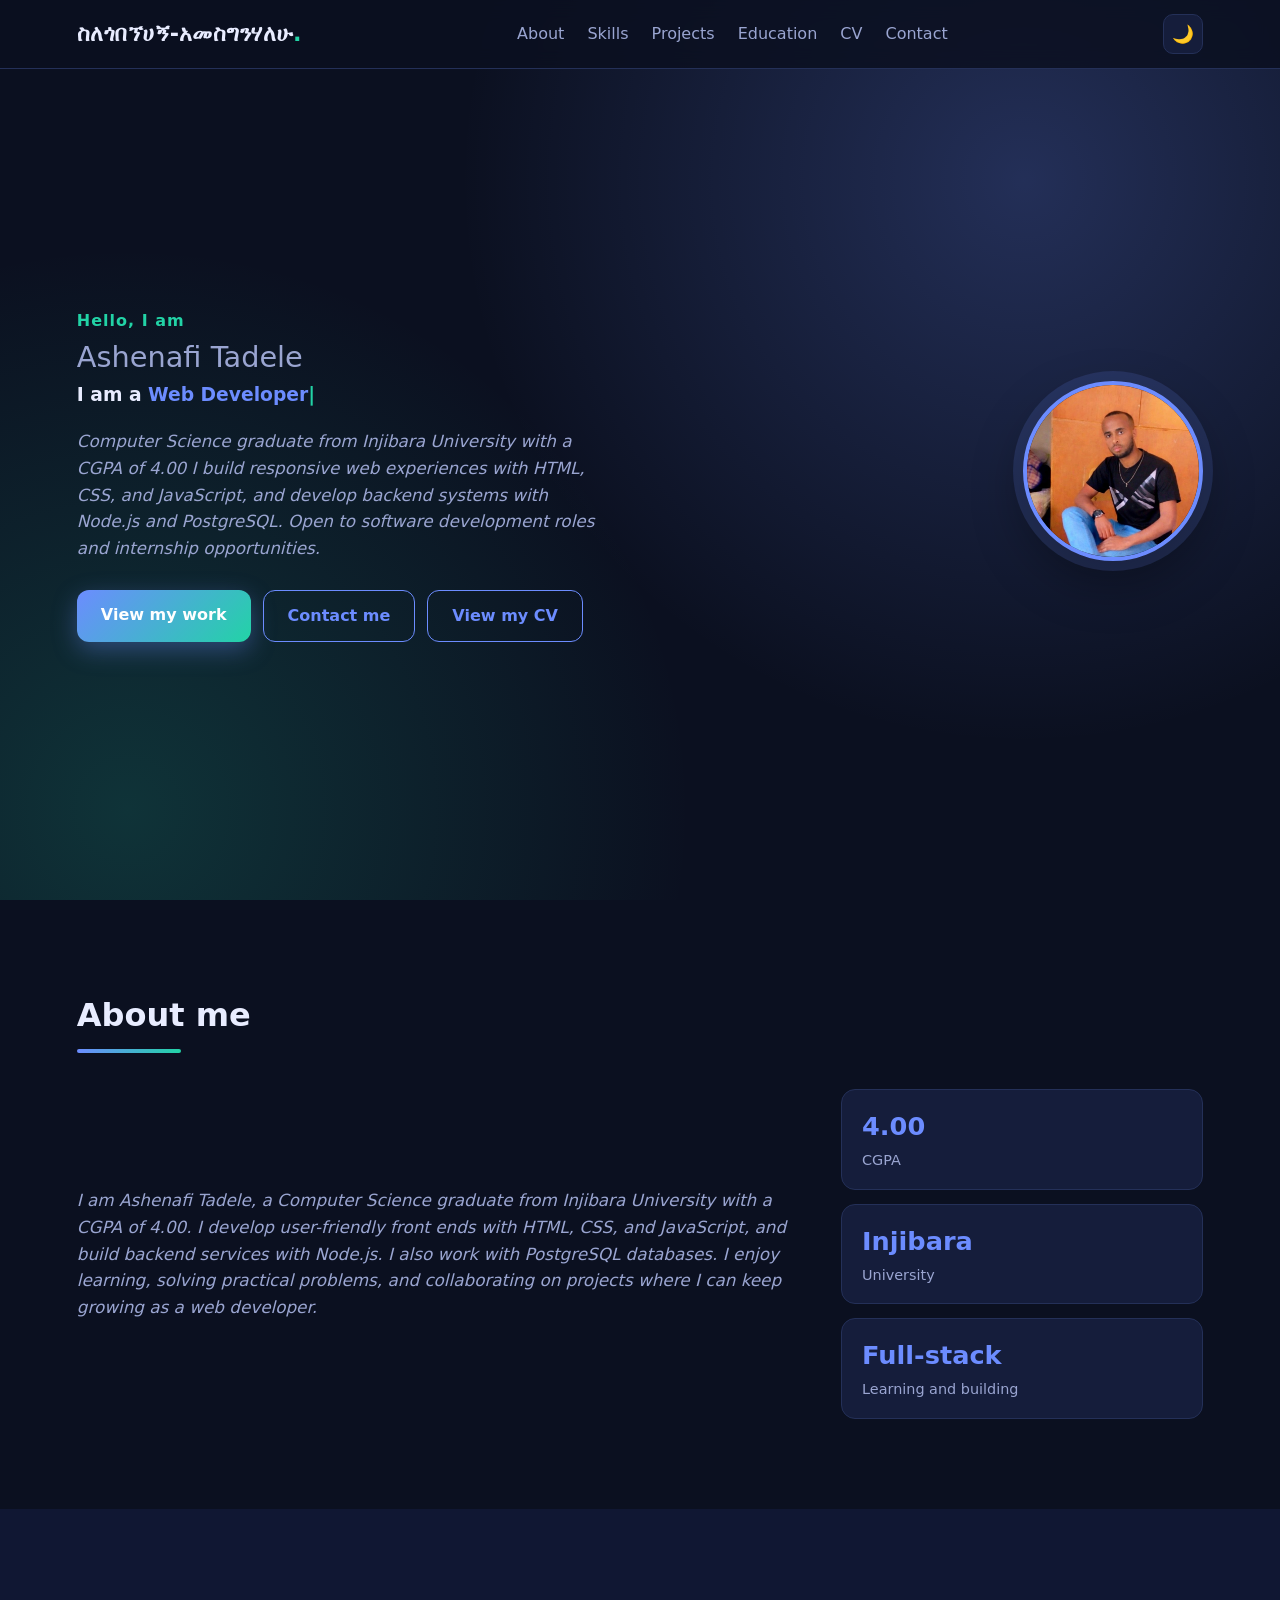
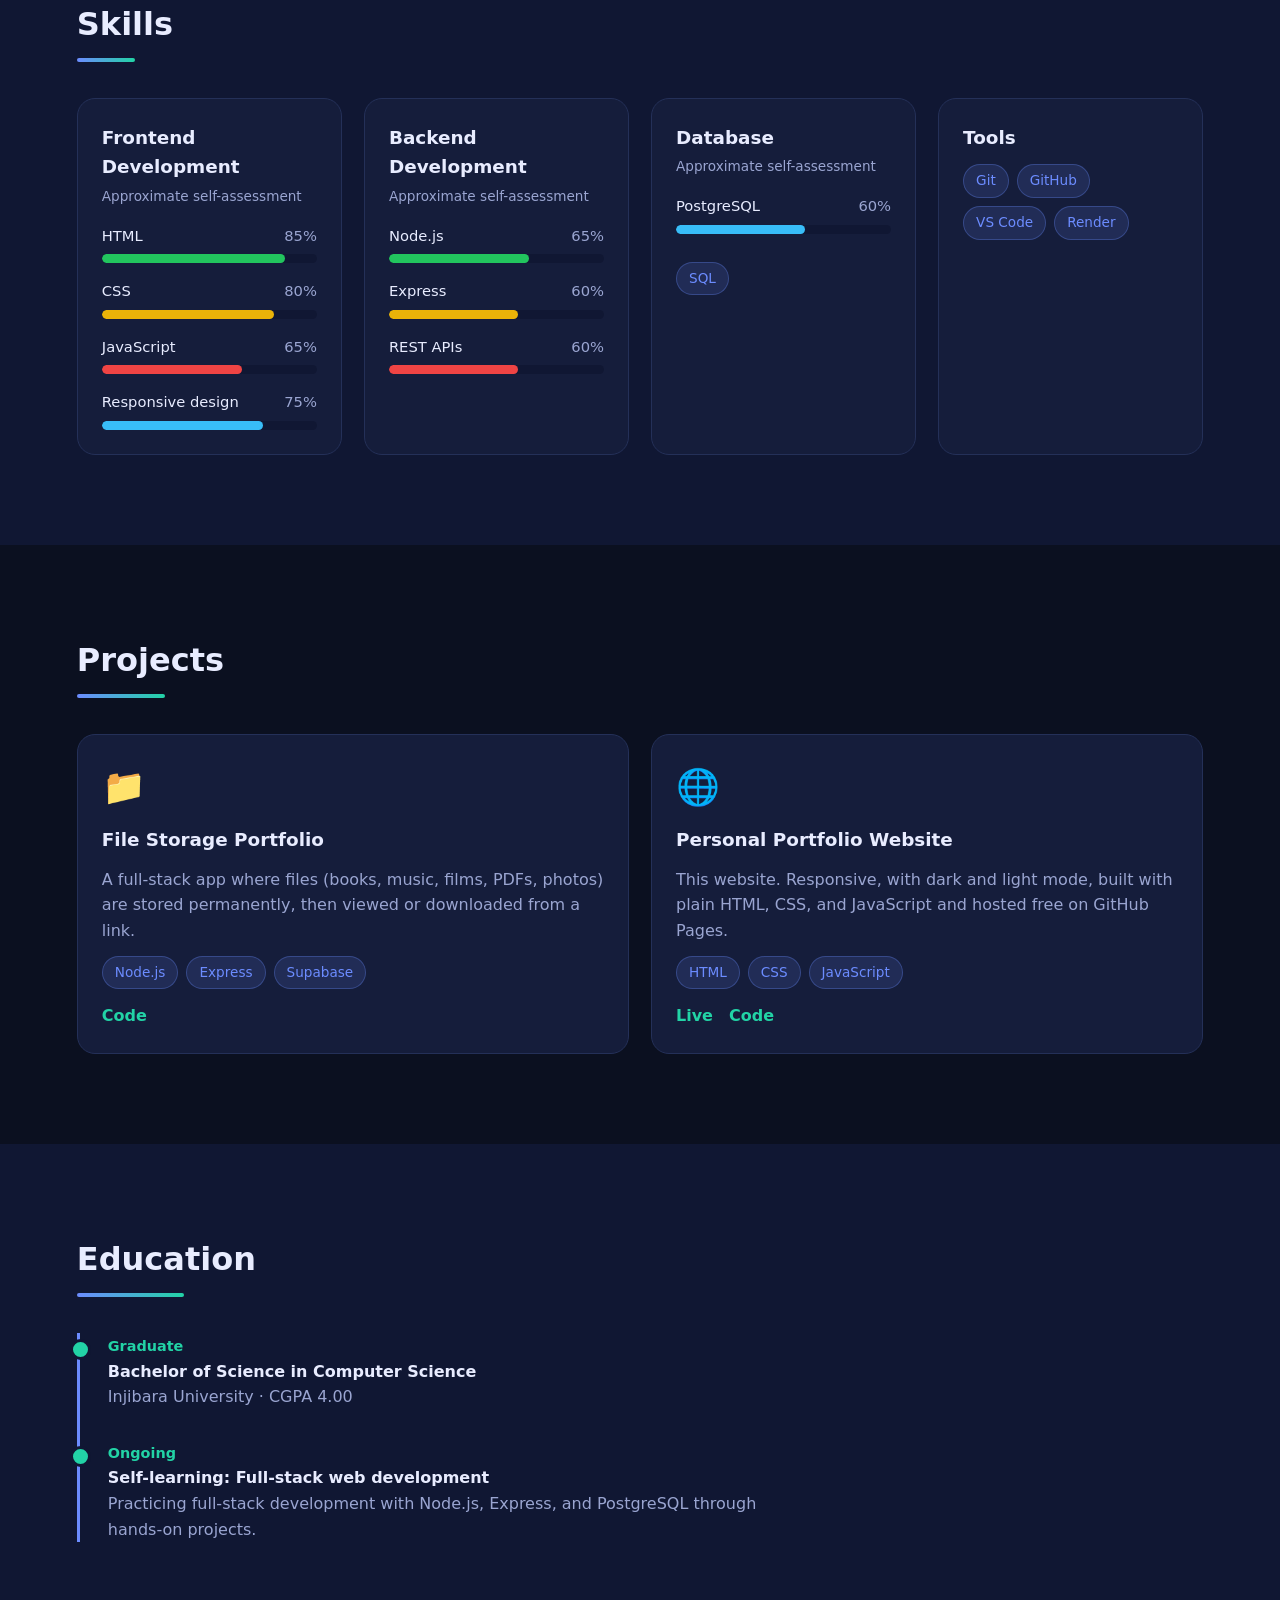
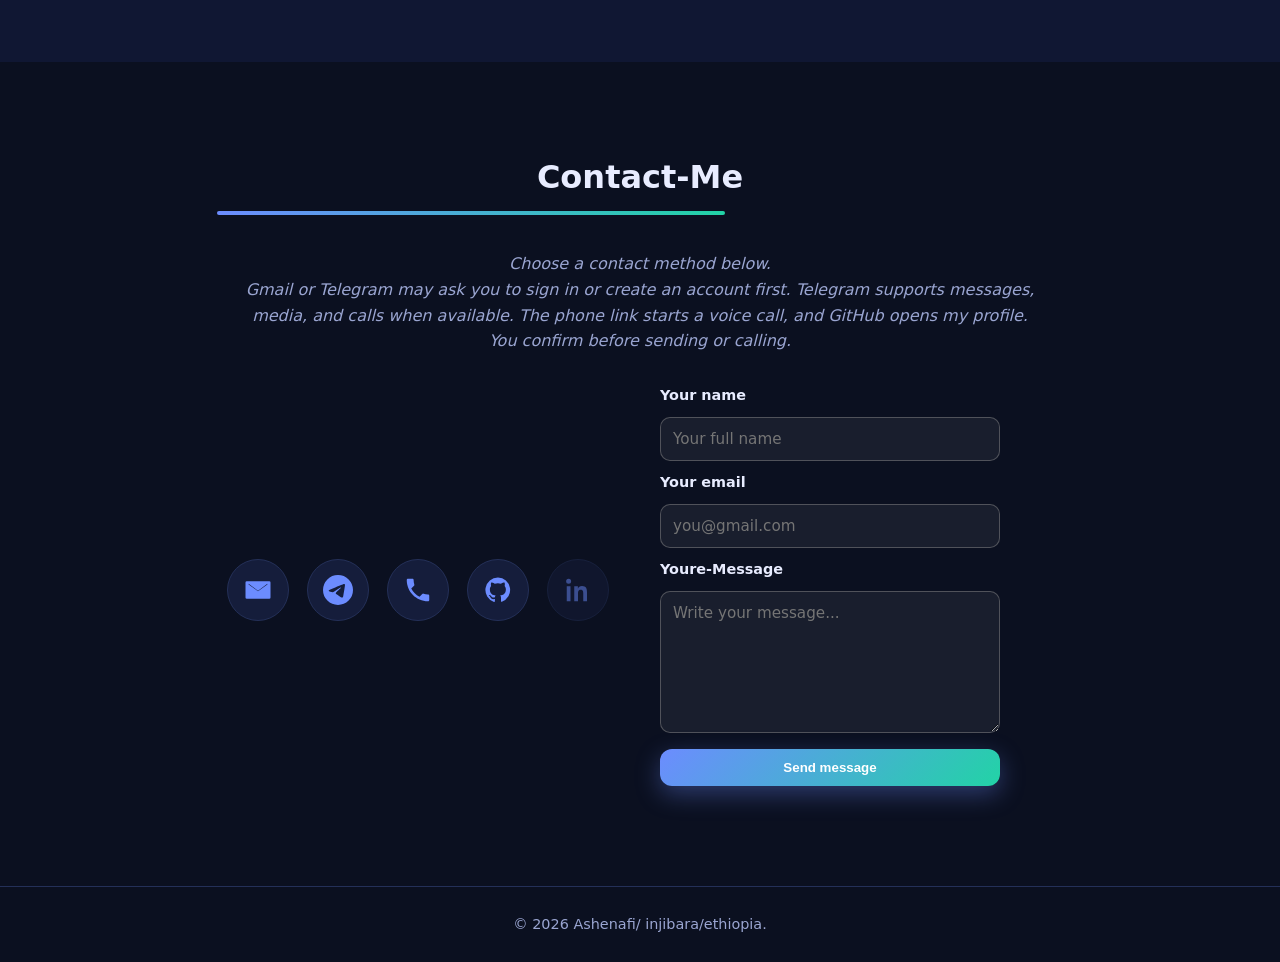
<file: index.html>
<!DOCTYPE html>
<html lang="en">
<head>
  <meta charset="UTF-8">
  <meta name="viewport" content="width=device-width, initial-scale=1.0">
  <title>Ashenafi Tadele | Computer Science Graduate & Web Developer</title>
  <meta name="description" content="Portfolio of Ashenafi Tadele, Computer Science graduate from Injibara University with a 3.766 CGPA and aspiring full-stack web developer.">
  <link rel="stylesheet" href="style.css">



 <style>
  /* two columns: icons left, form right */
  #contact {
    display: grid !important;
    grid-template-columns: 1fr 1fr;
    column-gap: 40px;
    align-items: center;
    max-width: 1000px;
    margin-left: auto;
    margin-right: auto;
  }
  #contact .title,
  #contact .contact-text {
    grid-column: 1 / -1;      /* title and text stay full width on top */
  }
  #contact .contact-icons {
    grid-column: 1;
    justify-content: center;
    flex-wrap: wrap;
  }

  #contactForm {
    grid-column: 2;
    display: flex !important;
    flex-direction: column !important;
    gap: 10px !important;
    width: 100% !important;
    max-width: 340px !important;   /* smaller fields */
    margin: 0 !important;
    text-align: left !important;
  }
  #contactForm label {
    display: block !important;
    font-weight: 600;
    font-size: 0.9rem;
  }
  #contactForm input[type="text"],
  #contactForm input[type="email"],
  #contactForm textarea {
    display: block !important;
    width: 100% !important;
    box-sizing: border-box !important;
    padding: 9px 12px !important;
    border: 1px solid rgba(136,136,136,0.5) !important;
    border-radius: 10px !important;
    background: rgba(255,255,255,0.06) !important;
    color: #fff !important;
    font: inherit !important;
    font-size: 0.95rem !important;
  }
  #contactForm textarea {
    min-height: 90px !important;
    resize: vertical !important;
  }
  #contactForm button {
    width: 100% !important;
    padding: 11px !important;
    margin-top: 6px !important;
    border: none !important;
    cursor: pointer !important;
  }
  #cfStatus { text-align: center; font-size: 0.9rem; }
  #cfStatus.ok { color: #2f9e44; }
  #cfStatus.err { color: #e03131; }

  /* phones: stack again */
  @media (max-width: 800px) {
    #contact { display: block !important; }
    #contact .contact-icons { margin-bottom: 30px; }
    #contactForm { margin: 0 auto !important; }
  }
</style>
  
 



  
</head>
<body>

  <!-- NAVIGATION -->
  <header class="nav">
    <a href="#home" class="logo">ስለጎበኘሀኝ-አመስግንሃለሁ<span>.</span></a>
    <nav id="menu">
      <a href="#about">About</a>
      <a href="#skills">Skills</a>
      <a href="#projects">Projects</a>
      <a href="#education">Education</a>
      <a href="mycv.html">CV</a>
      <a href="#contact">Contact</a>
    </nav>
    <div class="nav-actions">
      <button id="themeBtn" aria-label="Change theme">🌙</button>
      <button id="menuBtn" aria-label="Open menu">☰</button>
    </div>
  </header>

  <!-- HERO -->
  <section id="home" class="hero">
    <div class="hero-text reveal">
      <p class="hello">Hello, I am</p>
      <h2>Ashenafi Tadele</h2>
      <h3>I am a <span id="typing"></span><span class="cursor">|</span></h3>
      <p class="intro"> <i>
        Computer Science graduate from Injibara University with a CGPA of 4.00
        I build responsive web experiences with HTML, CSS, and JavaScript, and
        develop backend systems with Node.js and PostgreSQL. Open to software
        development roles and internship opportunities.</i>
      </p>
      <div class="hero-buttons">
        <a href="#projects" class="btn primary">View my work</a>
        <a href="#contact" class="btn ghost">Contact me</a>
        <a href="mycv.html" class="btn ghost">View my CV</a>
      </div>
    </div>
    <div class="hero-photo reveal">
      <img src="profile.jpg" alt="Photo of Ashenafi Tadele" onerror="this.style.display='none'; this.nextElementSibling.style.display='flex'">
      <div class="photo-fallback">A</div>
    </div>
  </section>

  <!-- ABOUT -->
  <section id="about" class="section">
    <h3 class="title reveal">About me</h3>
    <div class="about-grid reveal">
      <p> <i>
        I am Ashenafi Tadele, a Computer Science graduate from Injibara
        University with a CGPA of 4.00. I develop user-friendly front ends with
        HTML, CSS, and JavaScript, and build backend services with Node.js.
        I also work with PostgreSQL databases. I enjoy learning, solving
        practical problems, and collaborating on projects where I can keep
        growing as a web developer.</i>
      </p>
      <div class="stats">
        <div><strong>4.00</strong><span>CGPA</span></div>
        <div><strong>Injibara</strong><span>University</span></div>
        <div><strong>Full-stack</strong><span>Learning and building</span></div>
      </div>
    </div>
  </section>

  <!-- SKILLS -->
  <section id="skills" class="section alt">
    <h3 class="title reveal">Skills</h3>
    <div class="skills-grid">
      <div class="card reveal">
        <h4>Frontend Development</h4>
        <p class="skill-note">Approximate self-assessment</p>
        <div class="skill-list">
          <div class="skill-level">
            <div class="skill-meta"><span>HTML</span><span>85%</span></div>
            <div class="skill-track"><span class="skill-fill green" role="progressbar" aria-label="HTML proficiency" aria-valuemin="0" aria-valuemax="100" aria-valuenow="85" style="--level: 85%"></span></div>
          </div>
          <div class="skill-level">
            <div class="skill-meta"><span>CSS</span><span>80%</span></div>
            <div class="skill-track"><span class="skill-fill yellow" role="progressbar" aria-label="CSS proficiency" aria-valuemin="0" aria-valuemax="100" aria-valuenow="80" style="--level: 80%"></span></div>
          </div>
          <div class="skill-level">
            <div class="skill-meta"><span>JavaScript</span><span>65%</span></div>
            <div class="skill-track"><span class="skill-fill red" role="progressbar" aria-label="JavaScript proficiency" aria-valuemin="0" aria-valuemax="100" aria-valuenow="65" style="--level: 65%"></span></div>
          </div>
          <div class="skill-level">
            <div class="skill-meta"><span>Responsive design</span><span>75%</span></div>
            <div class="skill-track"><span class="skill-fill blue" role="progressbar" aria-label="Responsive design proficiency" aria-valuemin="0" aria-valuemax="100" aria-valuenow="75" style="--level: 75%"></span></div>
          </div>
        </div>
      </div>
      <div class="card reveal">
        <h4>Backend Development</h4>
        <p class="skill-note">Approximate self-assessment</p>
        <div class="skill-list">
          <div class="skill-level">
            <div class="skill-meta"><span>Node.js</span><span>65%</span></div>
            <div class="skill-track"><span class="skill-fill green" role="progressbar" aria-label="Node.js proficiency" aria-valuemin="0" aria-valuemax="100" aria-valuenow="65" style="--level: 65%"></span></div>
          </div>
          <div class="skill-level">
            <div class="skill-meta"><span>Express</span><span>60%</span></div>
            <div class="skill-track"><span class="skill-fill yellow" role="progressbar" aria-label="Express proficiency" aria-valuemin="0" aria-valuemax="100" aria-valuenow="60" style="--level: 60%"></span></div>
          </div>
          <div class="skill-level">
            <div class="skill-meta"><span>REST APIs</span><span>60%</span></div>
            <div class="skill-track"><span class="skill-fill red" role="progressbar" aria-label="REST API proficiency" aria-valuemin="0" aria-valuemax="100" aria-valuenow="60" style="--level: 60%"></span></div>
          </div>
        </div>
      </div>
      <div class="card reveal">
        <h4>Database</h4>
        <p class="skill-note">Approximate self-assessment</p>
        <div class="skill-list">
          <div class="skill-level">
            <div class="skill-meta"><span>PostgreSQL</span><span>60%</span></div>
            <div class="skill-track"><span class="skill-fill blue" role="progressbar" aria-label="PostgreSQL proficiency" aria-valuemin="0" aria-valuemax="100" aria-valuenow="60" style="--level: 60%"></span></div>
          </div>
          <div class="tags"><span>SQL</span></div>
        </div>
      </div>
      <div class="card reveal">
        <h4>Tools</h4>
        <div class="tags"><span>Git</span><span>GitHub</span><span>VS Code</span><span>Render</span></div>
      </div>
    </div>
    <!-- EDIT: keep only the skills you can really use -->
  </section>

  <!-- PROJECTS -->
  <section id="projects" class="section">
    <h3 class="title reveal">Projects</h3>
    <div class="projects-grid">

      <article class="card project reveal">
        <div class="project-top">📁</div>
        <h4>File Storage Portfolio</h4>
        <p>
          A full-stack app where files (books, music, films, PDFs, photos) are
          stored permanently, then viewed or downloaded from a link.
        </p>
        <div class="tags"><span>Node.js</span><span>Express</span><span>Supabase</span></div>
        <div class="links">
          <a href="#about">Code</a>
        </div>
      </article>

      <article class="card project reveal">
        <div class="project-top">🌐</div>
        <h4>Personal Portfolio Website</h4>
        <p>
          This website. Responsive, with dark and light mode, built with plain
          HTML, CSS, and JavaScript and hosted free on GitHub Pages.
        </p>
        <div class="tags"><span>HTML</span><span>CSS</span><span>JavaScript</span></div>
        <div class="links">
          <a href="#about">Live</a>
          <a href="#about">Code</a>
        </div>
      </article>

    </div>
  </section>

  <!-- EDUCATION -->
  <section id="education" class="section alt">
    <h3 class="title reveal">Education</h3>
    <div class="timeline">
      <div class="timeline-item reveal">
        <span class="year">Graduate</span>
        <h4>Bachelor of Science in Computer Science</h4>
        <p>Injibara University · CGPA 4.00</p>
      </div>
      <div class="timeline-item reveal">
        <span class="year">Ongoing</span>
        <h4>Self-learning: Full-stack web development</h4>
        <p>Practicing full-stack development with Node.js, Express, and PostgreSQL through hands-on projects.</p>
      </div>
    </div>
  </section>

  <!-- CONTACT -->
  <section id="contact" class="section">
    <h3 class="title reveal">Contact-Me</h3>
    <p class="contact-text reveal"> 
      <i> 
      Choose a contact method below.<br>
  Gmail or Telegram may ask you to sign in or create an account first.
  Telegram supports messages,<br> media, and calls when available.
  The phone link starts a voice call, and GitHub opens my profile.<br>
  You confirm before sending or calling.</i>
    </p>
    <div class="contact-icons reveal">

      <a href="https://mail.google.com/mail/?view=cm&amp;fs=1&amp;to=ashenafitadele2127%40gmail.com" class="contact-icon" target="_blank" rel="noopener noreferrer" aria-label="Compose a Gmail message to Ashenafi at ashenafitadele2127@gmail.com" title="Email Ashenafi in Gmail">
        <svg viewBox="0 0 24 24"><path d="M3 5h18a1 1 0 0 1 1 1v12a1 1 0 0 1-1 1H3a1 1 0 0 1-1-1V6a1 1 0 0 1 1-1zm9 7.5L4.5 7v.5L12 13l7.5-5.5V7L12 12.5z"/></svg>
      </a>

      <a href="https://t.me/a_t_z_21" target="_blank" rel="noopener" class="contact-icon" aria-label="Chat with Ashenafi on Telegram (a_t_z_21)" title="Telegram">
  <svg viewBox="0 0 24 24" width="26" height="26" aria-hidden="true" style="fill: var(--accent, #3b5bdb);">
    <path d="M11.944 0A12 12 0 0 0 0 12a12 12 0 0 0 12 12 12 12 0 0 0 12-12A12 12 0 0 0 12 0a12 12 0 0 0-.056 0zm4.962 7.224c.1-.002.321.023.465.14a.506.506 0 0 1 .171.325c.016.093.036.306.02.472-.18 1.898-.962 6.502-1.36 8.627-.168.9-.499 1.201-.82 1.23-.696.065-1.225-.46-1.9-.902-1.056-.693-1.653-1.124-2.678-1.8-1.185-.78-.417-1.21.258-1.91.177-.184 3.247-2.977 3.307-3.23.007-.032.014-.15-.056-.212s-.174-.041-.249-.024c-.106.024-1.793 1.14-5.061 3.345-.48.33-.913.49-1.302.48-.428-.008-1.252-.241-1.865-.44-.752-.245-1.349-.374-1.297-.789.027-.216.325-.437.893-.663 3.498-1.524 5.83-2.529 6.998-3.014 3.332-1.386 4.025-1.627 4.476-1.635z"/>
  </svg>
</a>

      <a href="tel:+251925841596" class="contact-icon" aria-label="Call Ashenafi at +251 925 841 596" title="Call">
        <svg viewBox="0 0 24 24"><path d="M6.62 10.79a15.05 15.05 0 0 0 6.59 6.59l2.2-2.2a1 1 0 0 1 1.01-.24c1.12.37 2.33.56 3.58.56.55 0 1 .45 1 1V20c0 .55-.45 1-1 1C10.61 21 3 13.39 3 4c0-.55.45-1 1-1h3.5c.55 0 1 .45 1 1 0 1.25.19 2.46.56 3.58a1 1 0 0 1-.25 1.01z"/></svg>
      </a>

      <a class="contact-icon" style="pointer-events: none; cursor: default;" rel="noopener noreferrer" aria-label="GitHub profile" title="GitHub">
  <svg viewBox="0 0 24 24"><path d="M12 2a10 10 0 0 0-3.200 19.500c.5.1.7-.2.7-.5v-1.800c-2.800.6-3.400-1.200-3.400-1.200-.5-1.200-1.100-1.500-1.100-1.500-.9-.6.100-.6.100-.6 1 .1 1.500 1 1.500 1 .9 1.500 2.300 1.100 2.900.8.1-.6.3-1.100.6-1.300-2.200-.3-4.600-1.100-4.600-5 0-1.100.4-2 1-2.700-.1-.3-.4-1.300.1-2.700 0 0 .8-.3 2.800 1a9.600 9.600 0 0 1 5 0c1.900-1.300 2.800-1 2.800-1 .5 1.400.2 2.400.1 2.700.6.700 1 1.600 1 2.700 0 3.900-2.400 4.700-4.600 5 .4.300.7.900.7 1.800v2.700c0 .3.200.6.700.5A10 10 0 0 0 12 2z"/></svg>
</a>
      <div class="contact-pending contact-icon" role="img" aria-label="LinkedIn profile coming soon" title="LinkedIn profile coming soon">
        <svg viewBox="0 0 24 24"><path d="M4.500 3a2 2 0 1 1 0 4 2 2 0 0 1 0-4zM3 9h3v12H3zm6 0h2.900v1.700h.1c.4-.8 1.400-1.900 3.200-1.900 3.400 0 4 2.200 4 5.100V21h-3v-6c0-1.400 0-3.200-2-3.200s-2.200 1.500-2.200 3.100V21H9z"/></svg>
      </div>
    </div>

<!-- sms contact -->
    <form id="contactForm" class="contact-form reveal" novalidate>
  <input type="hidden" name="access_key" value="810678fa-59dd-4701-a5f2-da5444fa72de">
  <input type="hidden" name="subject" value="New message from your portfolio website">
  <input type="checkbox" name="botcheck" style="display:none" tabindex="-1" autocomplete="off">

  <label for="cfName">Your name</label>
  <input type="text" id="cfName" name="name" placeholder="Your full name" required>

  <label for="cfEmail">Your email</label>
  <input type="email" id="cfEmail" name="email" placeholder="you@gmail.com" required>

  <label for="cfMessage"> Youre-Message</label>
  <textarea id="cfMessage" name="message" rows="5" placeholder="Write your message..." required></textarea>

  <button type="submit" class="btn primary" id="cfBtn">Send message</button>
  <p id="cfStatus" role="status" aria-live="polite"></p>
</form>


    
  </section>

  <footer class="footer">
    <p>© <span id="year"></span> Ashenafi/ injibara/ethiopia.</p>
  </footer>

  <script src="script.js"></script>
</body>
</html>
</file>
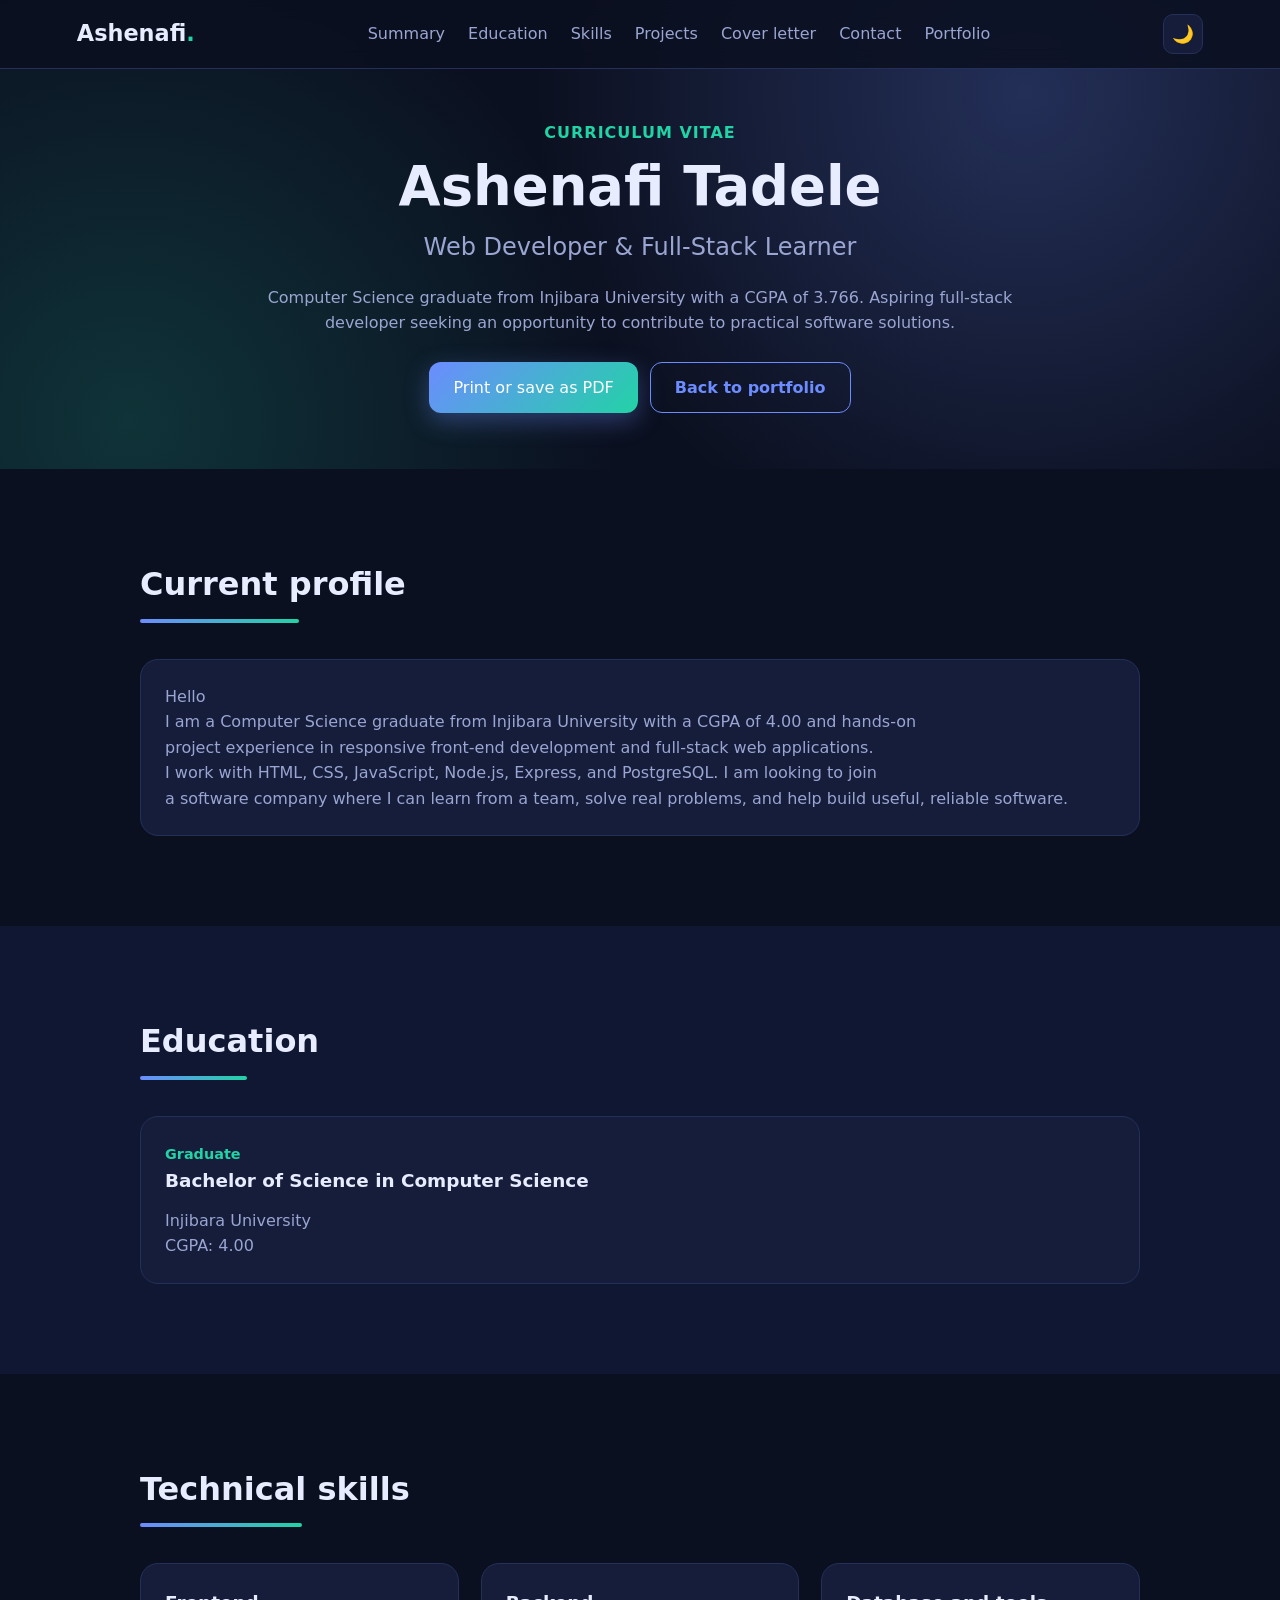
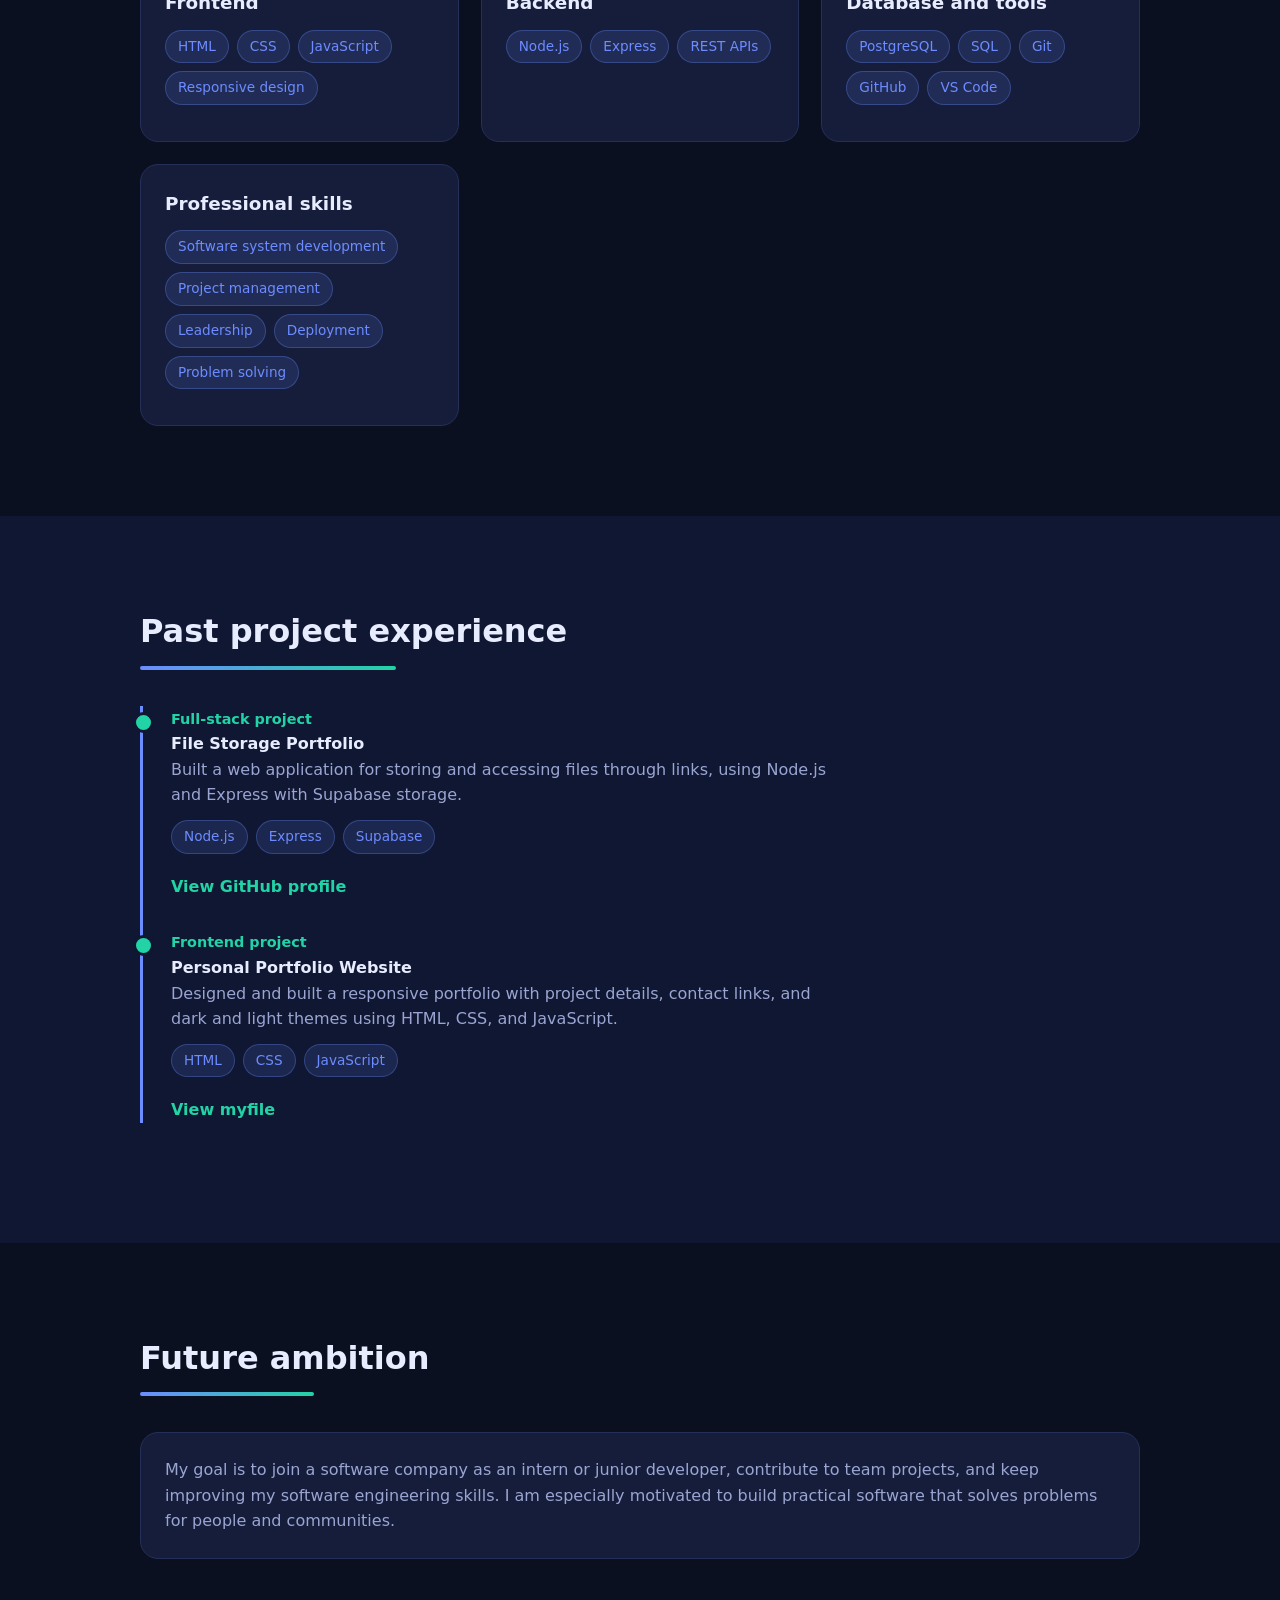
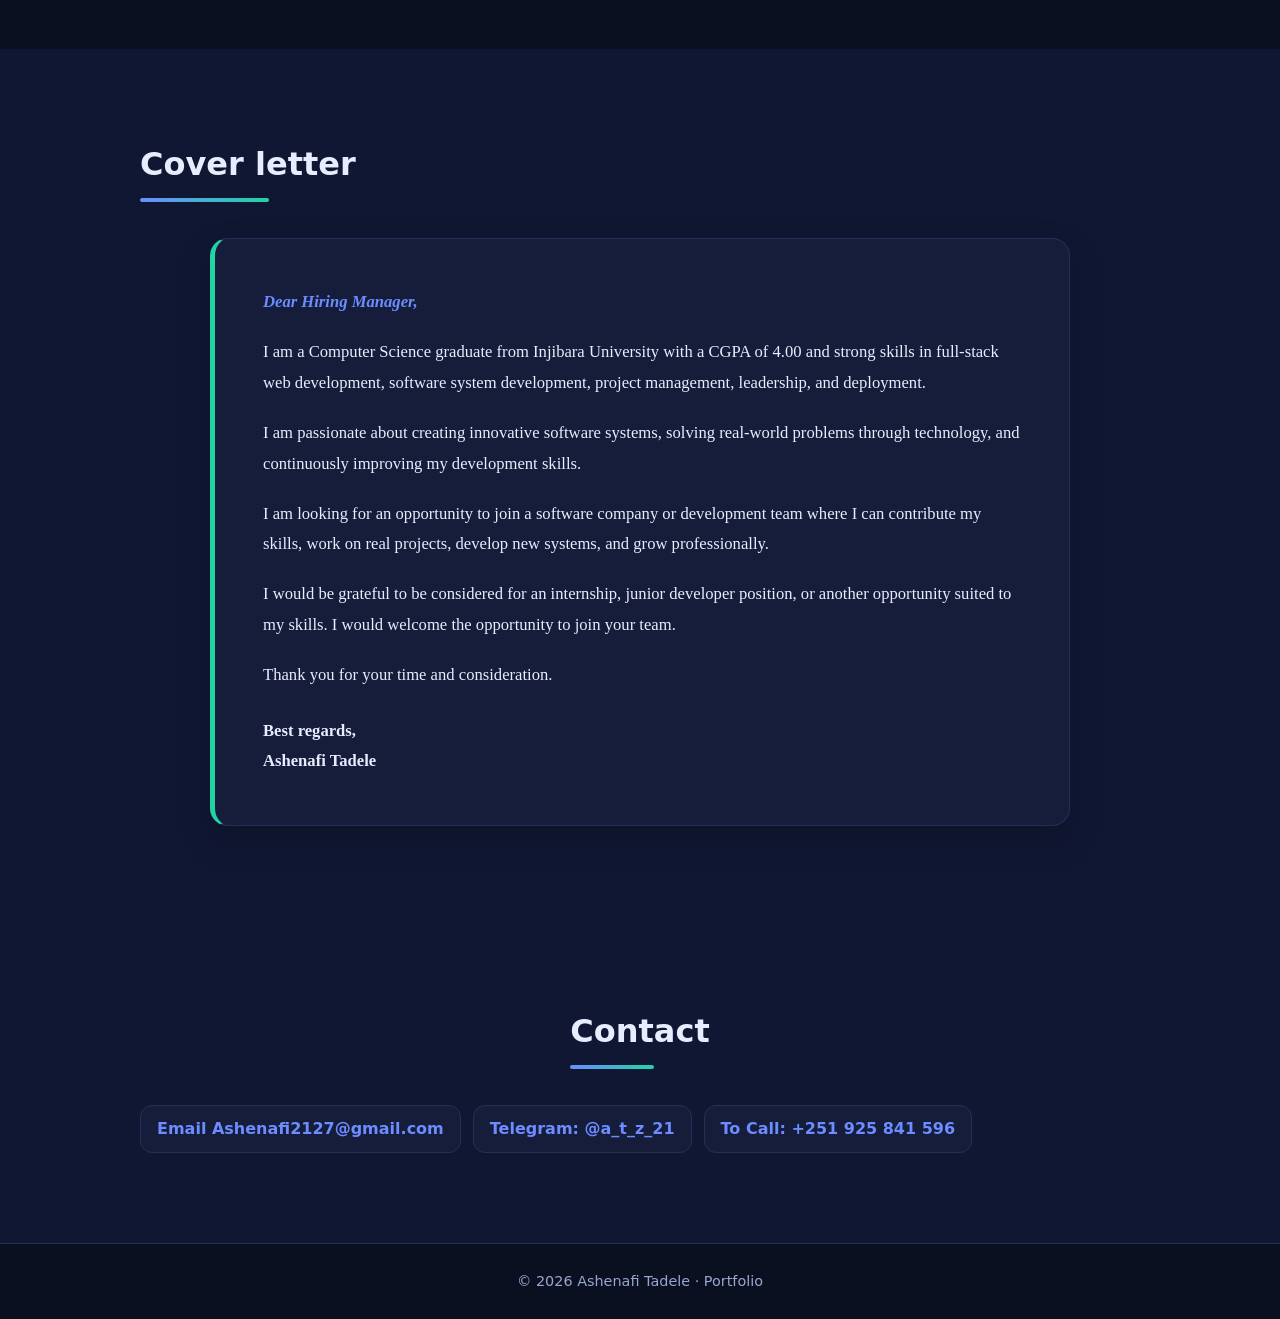
<file: mycv.html>
<!DOCTYPE html>
<html lang="en">
<head>
  <meta charset="UTF-8">
  <meta name="viewport" content="width=device-width, initial-scale=1.0">
  <title>Ashenafi Tadele | CV</title>
  <meta name="description" content="CV of Ashenafi Tadele, Computer Science graduate and aspiring full-stack web developer.">
  <link rel="stylesheet" href="style.css">
</head>
<body>
  <header class="nav">
    <a href="index.html#home" class="logo">Ashenafi<span>.</span></a>
    <nav id="menu">
      <a href="#summary">Summary</a>
      <a href="#education">Education</a>
      <a href="#skills">Skills</a>
      <a href="#experience">Projects</a>
      <a href="#cover-letter">Cover letter</a>
      <a href="#contact">Contact</a>
      <a href="index.html">Portfolio</a>
    </nav>
    <div class="nav-actions">
      <button id="themeBtn" aria-label="Change theme">🌙</button>
      <button id="menuBtn" aria-label="Open menu">☰</button>
    </div>
  </header>

  <main>
    <section id="home" class="cv-hero">
      <p class="hello">Curriculum Vitae</p>
      <h1>Ashenafi Tadele</h1>
      <h2>Web Developer &amp; Full-Stack Learner</h2>
      <p class="cv-lede">
        Computer Science graduate from Injibara University with a CGPA of 3.766.
        Aspiring full-stack developer seeking an opportunity to contribute to
        practical software solutions.
      </p>
      <div class="cv-actions">
        <button id="printCvBtn" class="btn primary" type="button">Print or save as PDF</button>
        <a href="index.html" class="btn ghost">Back to portfolio</a>
      </div>
    </section>

    <section id="summary" class="section">
      <div class="cv-content">
        <h3 class="title reveal">Current profile</h3>
        <div class="card reveal">
          <p> 
                 <p>Hello</p>
           <p> I am a Computer Science graduate from Injibara University
             with a CGPA of 4.00 and hands-on </p>
           <p> project experience in responsive front-end development and
            full-stack web applications.</p> <p>I work with HTML, CSS, JavaScript,
            Node.js, Express, and PostgreSQL. I am looking to join <p>
            a software company where I can learn from a team, solve real
             problems, and help  build useful, reliable software.</p>


  
          </p>
        </div>
      </div>
    </section>

    <section id="education" class="section alt">
      <div class="cv-content">
        <h3 class="title reveal">Education</h3>
        <article class="card reveal">
          <span class="year">Graduate</span>
          <h4>Bachelor of Science in Computer Science</h4>
          <p>Injibara University</p>
          <p>CGPA: 4.00</p>
        </article>
      </div>
    </section>

    <section id="skills" class="section">
      <div class="cv-content">
        <h3 class="title reveal">Technical skills</h3>
        <div class="skills-grid">
          <article class="card reveal">
            <h4>Frontend</h4>
            <div class="tags"><span>HTML</span><span>CSS</span><span>JavaScript</span><span>Responsive design</span></div>
          </article>
          <article class="card reveal">
            <h4>Backend</h4>
            <div class="tags"><span>Node.js</span><span>Express</span><span>REST APIs</span></div>
          </article>
          <article class="card reveal">
            <h4>Database and tools</h4>
            <div class="tags"><span>PostgreSQL</span><span>SQL</span><span>Git</span><span>GitHub</span><span>VS Code</span></div>
          </article>
          <article class="card reveal">
            <h4>Professional skills</h4>
            <div class="tags"><span>Software system development</span><span>Project management</span><span>Leadership</span><span>Deployment</span><span>Problem solving</span></div>
          </article>
        </div>
      </div>
    </section>

    <section id="experience" class="section alt">
      <div class="cv-content">
        <h3 class="title reveal">Past project experience</h3>
        <div class="timeline">
          <article class="timeline-item reveal">
            <span class="year">Full-stack project</span>
            <h4>File Storage Portfolio</h4>
            <p>
              Built a web application for storing and accessing files through
              links, using Node.js and Express with Supabase storage.
            </p>
            <div class="tags"><span>Node.js</span><span>Express</span><span>Supabase</span></div>
         <span class="cv-project-link" style="cursor: not-allowed;" title="GitHub profile coming soon">View GitHub profile</span>
            <!-- <a class="cv-project-link" href="https://github.com/ashenafi2127" target="_blank" rel="noopener noreferrer">View GitHub profile</a> -->
          </article>
          <article class="timeline-item reveal">
            <span class="year">Frontend project</span>
            <h4>Personal Portfolio Website</h4>
            <p>
              Designed and built a responsive portfolio with project details,
              contact links, and dark and light themes using HTML, CSS, and
              JavaScript.
            </p>
            <div class="tags"><span>HTML</span><span>CSS</span><span>JavaScript</span></div>
            <span class="cv-project-link" style="cursor: not-allowed;" title="myfile coming soon">View myfile</span>
            <!-- <a class="cv-project-link" href="index.html">View portfolio</a> -->
          </article>
        </div>
      </div>
    </section>

    <section id="goals" class="section">
      <div class="cv-content">
        <h3 class="title reveal">Future ambition</h3>
        <div class="card reveal">
          <p>
            My goal is to join a software company as an intern or junior
            developer, contribute to team projects, and keep improving my
            software engineering skills. I am especially motivated to build
            practical software that solves problems for people and communities.
          </p>
        </div>
      </div>
    </section>

    <section id="cover-letter" class="section alt">
      <div class="cv-content">
        <h3 class="title reveal">Cover letter</h3>
        <article class="cover-letter reveal">
          <p class="letter-salutation">Dear Hiring Manager,</p>
          <p>
            I am a Computer Science graduate from Injibara University with a
            CGPA of 4.00 and strong skills in full-stack web development,
            software system development, project management, leadership, and
            deployment.
          </p>
          <p>
            I am passionate about creating innovative software systems, solving
            real-world problems through technology, and continuously improving
            my development skills.
          </p>
          <p>
            I am looking for an opportunity to join a software company or
            development team where I can contribute my skills, work on real
            projects, develop new systems, and grow professionally.
          </p>
          <p>
            I would be grateful to be considered for an internship, junior
            developer position, or another opportunity suited to my skills. I
            would welcome the opportunity to join your team.
          </p>
          <p>Thank you for your time and consideration.</p>
          <p class="letter-signature">Best regards,<br>Ashenafi Tadele</p>
        </article>
      </div>
    </section>

    <section id="contact" class="section alt">
      <div class="cv-content">
        <h3 class="title reveal">Contact</h3>
        <div class="cv-contact-links reveal">
          <a href="https://mail.google.com/mail/?view=cm&amp;fs=1&amp;to=ashenafitadele2127%40gmail.com" target="_blank" rel="noopener noreferrer">Email Ashenafi2127@gmail.com</a>
          <a href="https://t.me/a_t_z_21">Telegram: @a_t_z_21</a>
          <a href="tel:+251925841596"> To Call: +251 925 841 596</a>
      
          <!-- <a href="https://github.com/ashenafi2127" rel="noopener noreferrer">GitHub: ashenafi2127</a>   -->
        </div>
      </div>
    </section>
  </main>

  <footer class="footer">
    <p>© <span id="year"></span> Ashenafi Tadele · <a href="index.html">Portfolio</a></p>
  </footer>

  <script src="script.js"></script>
</body>
</html>
</file>
<file: style.css>
/* ---------- THEME COLORS ---------- */
:root {
  --bg: #0b1020;
  --bg-alt: #101733;
  --card: #151d3b;
  --text: #e8ecff;
  --muted: #9aa5d1;
  --accent: #6c8cff;
  --accent2: #22d3a6;
  --border: #243058;
}
[data-theme="light"] {
  --bg: #f6f8ff;
  --bg-alt: #eaeefc;
  --card: #ffffff;
  --text: #121a38;
  --muted: #55608a;
  --accent: #3b5bdb;
  --accent2: #0f9d7a;
  --border: #d5dcf5;
}

* { margin: 0; padding: 0; box-sizing: border-box; }
html { scroll-behavior: smooth; scroll-padding-top: 70px; }
body {
  font-family: "Segoe UI", system-ui, -apple-system, Arial, sans-serif;
  background: var(--bg);
  color: var(--text);
  line-height: 1.6;
  transition: background .3s, color .3s;
}
a { color: inherit; text-decoration: none; }

/* ---------- NAV ---------- */
.nav {
  position: fixed; top: 0; left: 0; right: 0; z-index: 10;
  display: flex; align-items: center; justify-content: space-between;
  gap: 16px;
  padding: 14px 6%;
  background: color-mix(in srgb, var(--bg) 85%, transparent);
  backdrop-filter: blur(10px);
  border-bottom: 1px solid var(--border);
}
.logo { font-size: 1.4rem; font-weight: 700; }
.logo span { color: var(--accent2); }
#menu { display: flex; align-items: center; flex-wrap: nowrap; gap: clamp(12px, 1.8vw, 26px); }
#menu a { color: var(--muted); font-weight: 500; white-space: nowrap; transition: color .2s; }
#menu a:hover { color: var(--accent); }
.nav-actions { display: flex; flex-shrink: 0; gap: 10px; }
.nav-actions button {
  background: var(--card); color: var(--text);
  border: 1px solid var(--border); border-radius: 10px;
  width: 40px; height: 40px; font-size: 1.1rem; cursor: pointer;
}
#menuBtn { display: none; }

/* ---------- HERO ---------- */
.hero {
  min-height: 100vh;
  display: flex; align-items: center; justify-content: space-between; gap: 40px;
  padding: 110px 6% 60px;
  background:
    radial-gradient(circle at 80% 20%, color-mix(in srgb, var(--accent) 25%, transparent), transparent 45%),
    radial-gradient(circle at 10% 90%, color-mix(in srgb, var(--accent2) 18%, transparent), transparent 40%);
}
.hello { color: var(--accent2); font-weight: 600; letter-spacing: 1px; }
.hero h1 { font-size: clamp(2.4rem, 6vw, 4rem); line-height: 1.1; margin: 8px 0; }
.hero h2 { font-size: clamp(1.2rem, 3vw, 1.8rem); font-weight: 500; color: var(--muted); }
#typing { color: var(--accent); font-weight: 700; }
.cursor { color: var(--accent2); animation: blink 1s infinite; }
@keyframes blink { 50% { opacity: 0; } }
.intro { max-width: 520px; margin: 18px 0 28px; color: var(--muted); font-size: 1.05rem; }
.hero-buttons { display: flex; flex-wrap: wrap; gap: 12px; }

.btn {
  padding: 12px 24px; border-radius: 12px; font-weight: 600;
  border: 1px solid var(--accent); transition: transform .2s, box-shadow .2s;
}
.btn:hover { transform: translateY(-3px); }
.btn.primary { background: linear-gradient(135deg, var(--accent), var(--accent2)); color: #fff; border: none; box-shadow: 0 8px 24px color-mix(in srgb, var(--accent) 35%, transparent); }
.btn.ghost { color: var(--accent); background: transparent; }

.hero-photo { position: relative; }
.hero-photo img, .photo-fallback {
  width: min(180px, 50vw); height: min(180px, 50vw);
  border-radius: 50%; object-fit: cover; object-position: center 10%;
  border: 4px solid var(--accent);
  box-shadow: 0 0 0 10px color-mix(in srgb, var(--accent) 15%, transparent), 0 20px 50px rgba(0,0,0,.35);
}
.photo-fallback {
  display: none; align-items: center; justify-content: center;
  font-size: 3.8rem; font-weight: 700; background: var(--card); color: var(--accent);
}
/* ---------- SECTIONS ---------- */
.section { padding: 90px 6%; }
.section.alt { background: var(--bg-alt); }
.title {
  font-size: 2rem; margin-bottom: 36px; position: relative; display: inline-block;
}
.title::after {
  content: ""; display: block; width: 60%; height: 4px; margin-top: 8px;
  background: linear-gradient(90deg, var(--accent), var(--accent2)); border-radius: 4px;
}

/* About */
.about-grid { display: grid; grid-template-columns: 2fr 1fr; gap: 40px; align-items: center; }
.about-grid p { color: var(--muted); font-size: 1.05rem; }
.stats { display: grid; gap: 14px; }
.stats div {
  background: var(--card); border: 1px solid var(--border);
  border-radius: 14px; padding: 16px 20px;
}
.stats strong { display: block; font-size: 1.6rem; color: var(--accent); }
.stats span { color: var(--muted); font-size: .9rem; }

/* Cards */
.card {
  background: var(--card); border: 1px solid var(--border);
  border-radius: 18px; padding: 24px;
  transition: transform .25s, box-shadow .25s, border-color .25s;
}
.card:hover { transform: translateY(-6px); border-color: var(--accent); box-shadow: 0 14px 34px rgba(0,0,0,.25); }
.card h4 { margin-bottom: 12px; font-size: 1.15rem; }

.skills-grid, .projects-grid {
  display: grid; gap: 22px;
  grid-template-columns: repeat(auto-fit, minmax(240px, 1fr));
}
.tags { display: flex; flex-wrap: wrap; gap: 8px; margin: 12px 0; }
.tags span {
  font-size: .85rem; padding: 5px 12px; border-radius: 999px;
  background: color-mix(in srgb, var(--accent) 14%, transparent);
  color: var(--accent); border: 1px solid color-mix(in srgb, var(--accent) 30%, transparent);
}
.skill-note { color: var(--muted); font-size: .85rem; margin-top: -8px; }
.skill-list { display: grid; gap: 16px; margin-top: 16px; }
.skill-meta { display: flex; justify-content: space-between; gap: 12px; font-size: .92rem; }
.skill-meta span:last-child { color: var(--muted); font-variant-numeric: tabular-nums; }
.skill-track { height: 9px; margin-top: 7px; overflow: hidden; border-radius: 999px; background: var(--bg-alt); }
.skill-fill { display: block; width: var(--level); height: 100%; border-radius: inherit; }
.skill-fill.green { background: #22c55e; }
.skill-fill.yellow { background: #eab308; }
.skill-fill.red { background: #ef4444; }
.skill-fill.blue { background: #38bdf8; }

/* Projects */
.project-top { font-size: 2.2rem; margin-bottom: 10px; }
.project p { color: var(--muted); }
.links { display: flex; gap: 16px; margin-top: 14px; }
.links a { color: var(--accent2); font-weight: 600; }
.links a:hover { text-decoration: underline; }

/* Timeline */
.timeline { border-left: 3px solid var(--accent); padding-left: 28px; max-width: 700px; }
.timeline-item { position: relative; margin-bottom: 30px; }
.timeline-item::before {
  content: ""; position: absolute; left: -38px; top: 6px;
  width: 15px; height: 15px; border-radius: 50%;
  background: var(--accent2); border: 3px solid var(--bg-alt);
}
.year { color: var(--accent2); font-weight: 700; font-size: .9rem; }
.timeline-item p { color: var(--muted); }

/* CV */
.cv-hero {
  padding: 120px 6% 56px;
  text-align: center;
  background:
    radial-gradient(circle at 80% 20%, color-mix(in srgb, var(--accent) 25%, transparent), transparent 45%),
    radial-gradient(circle at 10% 90%, color-mix(in srgb, var(--accent2) 18%, transparent), transparent 40%);
}
.cv-hero .hello { text-transform: uppercase; }
.cv-hero h1 { font-size: clamp(2.2rem, 5vw, 3.4rem); line-height: 1.15; margin: 10px 0; }
.cv-hero h2 { font-size: clamp(1.1rem, 2.5vw, 1.5rem); font-weight: 500; color: var(--muted); }
.cv-lede { max-width: 760px; margin: 18px auto 26px; color: var(--muted); }
.cv-actions { display: flex; justify-content: center; flex-wrap: wrap; gap: 12px; }
.cv-actions button { font: inherit; cursor: pointer; }
.cv-content { max-width: 1000px; margin: 0 auto; }
.cv-content .card p { color: var(--muted); }
.cv-project-link { display: inline-block; margin-top: 8px; color: var(--accent2); font-weight: 600; }
.cv-project-link:hover { text-decoration: underline; }
.cv-contact-links { display: flex; flex-wrap: wrap; gap: 12px; }
.cv-contact-links a {
  padding: 10px 16px; border: 1px solid var(--border); border-radius: 12px;
  background: var(--card); color: var(--accent); font-weight: 600;
}
.cv-contact-links a:hover { border-color: var(--accent); }
.cover-letter {
  max-width: 860px; margin: 0 auto; padding: clamp(24px, 5vw, 48px);
  border: 1px solid var(--border); border-left: 5px solid var(--accent2);
  border-radius: 18px; background: var(--card);
  box-shadow: 0 14px 34px rgba(0,0,0,.18);
  font-family: Georgia, "Times New Roman", serif;
  font-size: 1.04rem; line-height: 1.85;
}
.cover-letter p { margin-bottom: 1.15em; color: var(--text); }
.cover-letter p:last-child { margin-bottom: 0; }
.cover-letter .letter-salutation { color: var(--accent); font-weight: 700; font-style: italic; }
.cover-letter .letter-signature { margin-top: 1.5em; font-weight: 700; }

/* Contact  form */
#contact { text-align: center; }
.contact-text { color: var(--muted); margin-bottom: 30px; }
.contact-icons { display: flex; flex-wrap: wrap; justify-content: center; gap: 18px; }
.contact-icons a.contact-icon, .contact-icons .contact-pending.contact-icon {
  display: flex; flex-direction: column; align-items: center; gap: 8px;
  justify-content: center; flex: 0 0 62px; width: 62px; height: 62px; padding: 14px;
  border-radius: 50%;
  background: var(--card); border: 1px solid var(--border);
  transition: transform .25s, background .25s, border-color .25s;
}
.contact-icons a:hover { transform: translateY(-6px); background: var(--accent); }
.contact-icons a:focus-visible { outline: 3px solid var(--accent2); outline-offset: 4px; }
.contact-icons .contact-pending { opacity: .5; cursor: not-allowed; }
.contact-icons a:hover svg { fill: #fff; }
.contact-icons svg { width: 30px; height: 30px; fill: var(--accent); transition: fill .25s; }

.footer { text-align: center; padding: 26px; border-top: 1px solid var(--border); color: var(--muted); font-size: .9rem; }

/* ---------- SCROLL ANIMATION ---------- */
.reveal { opacity: 0; transform: translateY(30px); transition: opacity .7s, transform .7s; }
.reveal.show { opacity: 1; transform: none; }

/* ---------- MOBILE ---------- */
@media (max-width: 960px) {
  #menuBtn { display: block; }
  #menu {
    position: absolute; top: 100%; left: 0; right: 0;
    flex-direction: column; gap: 0; background: var(--bg);
    border-bottom: 1px solid var(--border);
    max-height: 0; overflow: hidden; transition: max-height .3s;
  }
  #menu.open { max-height: 400px; }
  #menu a { padding: 14px 6%; }
  .hero {
    min-height: auto; flex-direction: column-reverse; justify-content: center;
    gap: 26px; text-align: center; padding: 100px 6% 60px;
  }
  .hero-photo img, .photo-fallback { width: min(150px, 42vw); height: min(150px, 42vw); }
  .photo-fallback { font-size: 3rem; }
  .hero-buttons { justify-content: center; }
  .intro { margin-left: auto; margin-right: auto; }
  .about-grid { grid-template-columns: 1fr; }
  .cv-hero { padding: 100px 6% 42px; }
  .cv-contact-links { justify-content: center; }
  .cover-letter { padding: 24px; font-size: 1rem; }
}

@media print {
  .nav, .cv-actions, .footer { display: none !important; }
  body { background: #fff !important; color: #111 !important; font-size: 10.5pt; }
  .cv-hero, .section, .section.alt { min-height: 0; padding: 18px 0; background: #fff !important; }
  .cv-hero h2, .cv-lede, .cv-content .card p, .timeline-item p { color: #333 !important; }
  .title, .cv-hero h1, .cv-content h4 { color: #111 !important; }
  .title::after { background: #555; }
  .card, .cv-contact-links a { break-inside: avoid; background: #fff !important; color: #111 !important; border-color: #bbb; box-shadow: none; }
  .cover-letter { background: #fff !important; color: #111 !important; border-color: #999; box-shadow: none; }
  .cover-letter p { color: #222 !important; break-inside: avoid; }
  .tags span { background: #eee; color: #222; border-color: #bbb; }
  .reveal { opacity: 1 !important; transform: none !important; transition: none !important; }
  a, .cv-project-link { color: #111 !important; }
</file>
